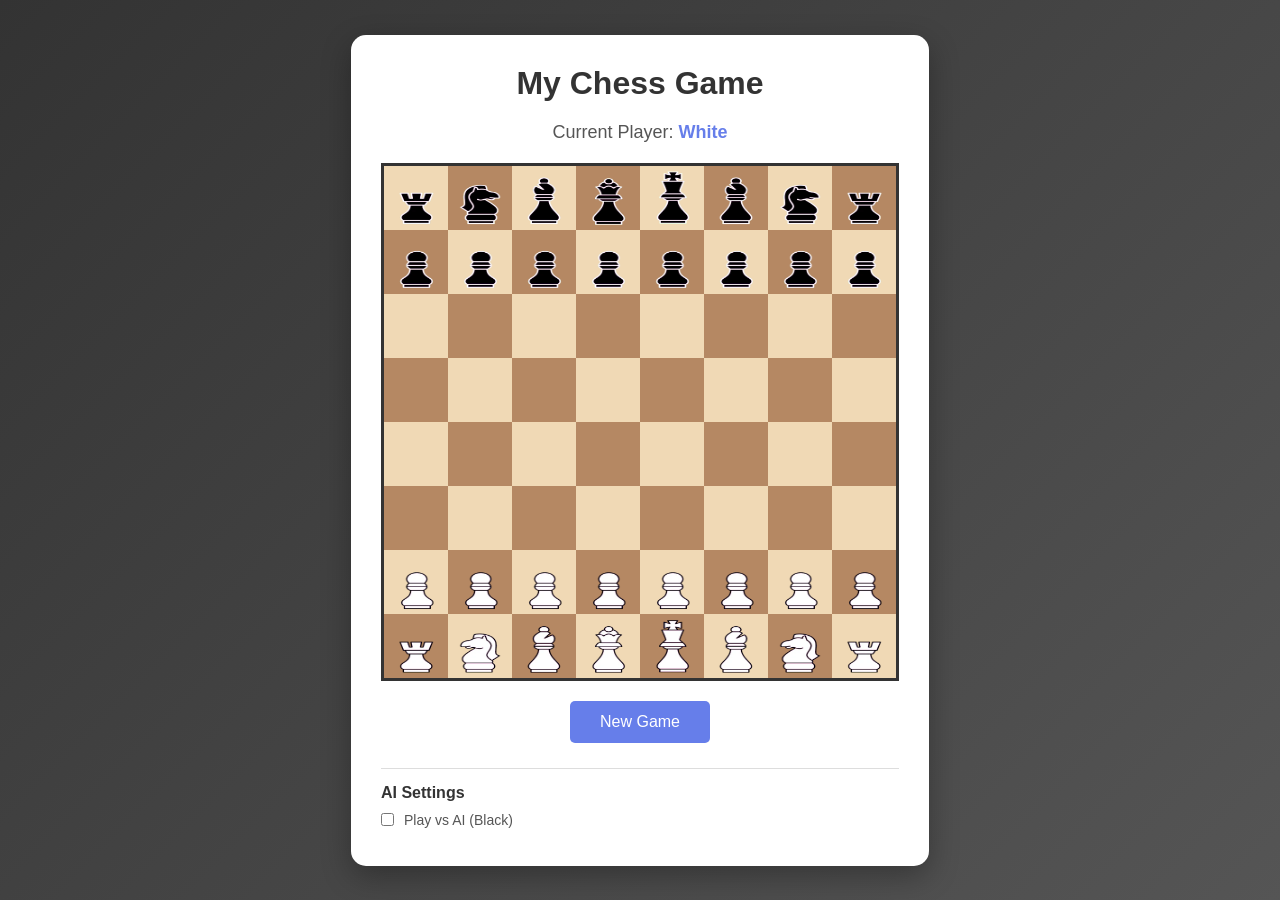
<file: src/index.html>
<!DOCTYPE html>
<html lang="en">
<head>
    <meta charset="UTF-8">
    <meta name="viewport" content="width=device-width, initial-scale=1.0">
    <title>My Chess Game</title>
    <link rel="stylesheet" href="style.css">
</head>
<body>
    <div class="container">
        <h1>My Chess Game</h1>
        <div class="game-info">
            <p>Current Player: <span id="current-player">White</span></p>
            <p id="ai-status" class="hidden">AI is thinking...</p>
        </div>
        
        <div id="chessboard"></div>

        <div class="controls">
            <button id="reset-btn">New Game</button>
        </div>
        
        <div class="ai-settings">
            <h3>AI Settings</h3>
            <div class="setting-row">
                <input type="checkbox" id="ai-toggle">
                <label for="ai-toggle">Play vs AI (Black)</label>
            </div>
            <div class="setting-row" id="api-key-container" style="display: none;">
                <label for="ai-api-key">Gemini API Key:</label>
                <input type="password" id="ai-api-key" placeholder="Enter API Key" autocomplete="off">
            </div>
            <p class="api-help" id="api-help-text" style="display: none;">
                Get a free key from <a href="https://aistudio.google.com/app/apikey" target="_blank">Google AI Studio</a>.
            </p>
        </div>
    </div>
    <script src="ai.js"></script>
    <script src="script.js"></script>
</body>
</html>
</file>
<file: src/style.css>
:root {
    --background-gradient: linear-gradient(135deg, #333 0%, #555 100%);
    --light-cell-color: #f0d9b5;
    --dark-cell-color: #b58863;
    --highlight-color: #7fc97f;
    --board-border-color: #333;
    --button-bg-color: #667eea;
    --current-player-color: #667eea;
    --button-hover-bg-color: #5568d3;
}

* {
    margin: 0;
    padding: 0;
    box-sizing: border-box;
}

body {
    font-family: 'Arial', sans-serif;
    background: var(--background-gradient);
    display: flex;
    justify-content: center;
    align-items: center;
    min-height: 100vh;
    padding: 20px;
}

.container {
    background: white;
    border-radius: 15px;
    padding: 30px;
    box-shadow: 0 10px 30px rgba(0, 0, 0, 0.3);
    text-align: center;
}

h1 {
    color: #333;
    margin-bottom: 20px;
}

.game-info {
    margin-bottom: 20px;
    font-size: 18px;
    color: #555;
}

#current-player {
    font-weight: bold;
    color: var(--current-player-color);
}

#chessboard {
    display: grid;
    grid-template-columns: repeat(8, 60px);
    grid-template-rows: repeat(8, 60px);
    gap: 0;
    margin: 0 auto 20px;
    border: 3px solid #333;
}

.cell {
    width: 60px;
    height: 60px;
    display: flex;
    justify-content: center;
    align-items: center;
    font-size: 40px;
    cursor: pointer;
    transition: background-color 0.2s;
}

.cell img {
    pointer-events: none;
    width: 45px;
    height: 60px;
}

.cell.light {
    background-color: var(--light-cell-color);
}

.cell.dark {
    background-color: var(--dark-cell-color);
}

.cell.selected {
    background-color: var(--highlight-color);
}

.cell.possible-move {
    position: relative;
}

.cell.possible-move::after {
    content: '';
    position: absolute;
    top: 25%;
    left: 25%;
    width: 50%;
    height: 50%;
    background-color: rgba(0, 0, 0, 0.4);
    border-radius: 50%;
}

.cell:hover {
    opacity: 0.8;
}

.controls {
    margin-top: 20px;
}

#reset-btn {
    padding: 12px 30px;
    font-size: 16px;
    background-color: var(--button-bg-color);
    color: white;
    border: none;
    border-radius: 5px;
    cursor: pointer;
    transition: background-color 0.3s;
}

#reset-btn:hover {
    background-color: var(--button-hover-bg-color);
}

.promotion-tooltip {
    display: flex;
    gap: 8px;
    background: #fefefe;
    border: 2px solid #333;
    border-radius: 8px;
    padding: 6px 8px;
    position: absolute;
    z-index: 1000;
    box-shadow: 0 2px 6px rgba(0,0,0,0.4);
  }
  
  .promotion-option {
    display: flex;
    flex-direction: column;
    align-items: center;
    cursor: pointer;
    transition: transform 0.1s ease;
  }
  
  .promotion-option:hover {
    transform: scale(1.1);
    background-color: #eee;
  }
  
  .promotion-icon {
    width: 40px;
    height: 40px;
    object-fit: contain;
  }

  /* AI Settings Styles */
  .ai-settings {
      margin-top: 25px;
      padding-top: 15px;
      border-top: 1px solid #ddd;
      text-align: left;
  }
  
  .ai-settings h3 {
      font-size: 16px;
      margin-bottom: 10px;
      color: #333;
  }
  
  .setting-row {
      display: flex;
      align-items: center;
      margin-bottom: 8px;
      gap: 10px;
  }
  
  .setting-row label {
      font-size: 14px;
      color: #555;
      cursor: pointer;
  }
  
  #ai-api-key {
      flex: 1;
      padding: 6px 10px;
      font-size: 14px;
      border: 1px solid #ccc;
      border-radius: 4px;
  }
  
  .api-help {
      font-size: 12px;
      color: #777;
      margin-top: 4px;
  }
  
  .api-help a {
      color: var(--button-bg-color);
      text-decoration: none;
  }
  
  .api-help a:hover {
      text-decoration: underline;
  }
  
  .hidden {
      display: none !important;
  }
  
  #ai-status {
      font-size: 14px;
      color: #d97706; /* orange-ish warning color */
      margin-top: 5px;
      font-style: italic;
  }
/* Mobile responsive styles */
@media (max-width: 768px) {
    body {
        padding: 10px;
    }

    .container {
        padding: 15px;
    }

    h1 {
        font-size: 24px;
        margin-bottom: 15px;
    }

    .game-info {
        font-size: 16px;
        margin-bottom: 15px;
    }

    #chessboard {
        grid-template-columns: repeat(8, 40px);
        grid-template-rows: repeat(8, 40px);
        border: 2px solid #333;
    }

    .cell {
        width: 40px;
        height: 40px;
        font-size: 28px;
    }

    .cell img {
        width: 30px;
        height: 40px;
    }

    #reset-btn {
        padding: 10px 20px;
        font-size: 14px;
    }

    .promotion-tooltip {
        gap: 6px;
        padding: 4px 6px;
    }

    .promotion-icon {
        width: 30px;
        height: 30px;
    }
}

@media (max-width: 480px) {
    .container {
        padding: 10px;
    }

    h1 {
        font-size: 20px;
        margin-bottom: 10px;
    }

    .game-info {
        font-size: 14px;
        margin-bottom: 10px;
    }

    #chessboard {
        grid-template-columns: repeat(8, 35px);
        grid-template-rows: repeat(8, 35px);
        border: 2px solid #333;
    }

    .cell {
        width: 35px;
        height: 35px;
        font-size: 24px;
    }

    .cell img {
        width: 26px;
        height: 35px;
    }

    #reset-btn {
        padding: 8px 16px;
        font-size: 13px;
    }

    .promotion-tooltip {
        gap: 4px;
        padding: 3px 4px;
    }

    .promotion-icon {
        width: 25px;
        height: 25px;
    }
}
</file>
